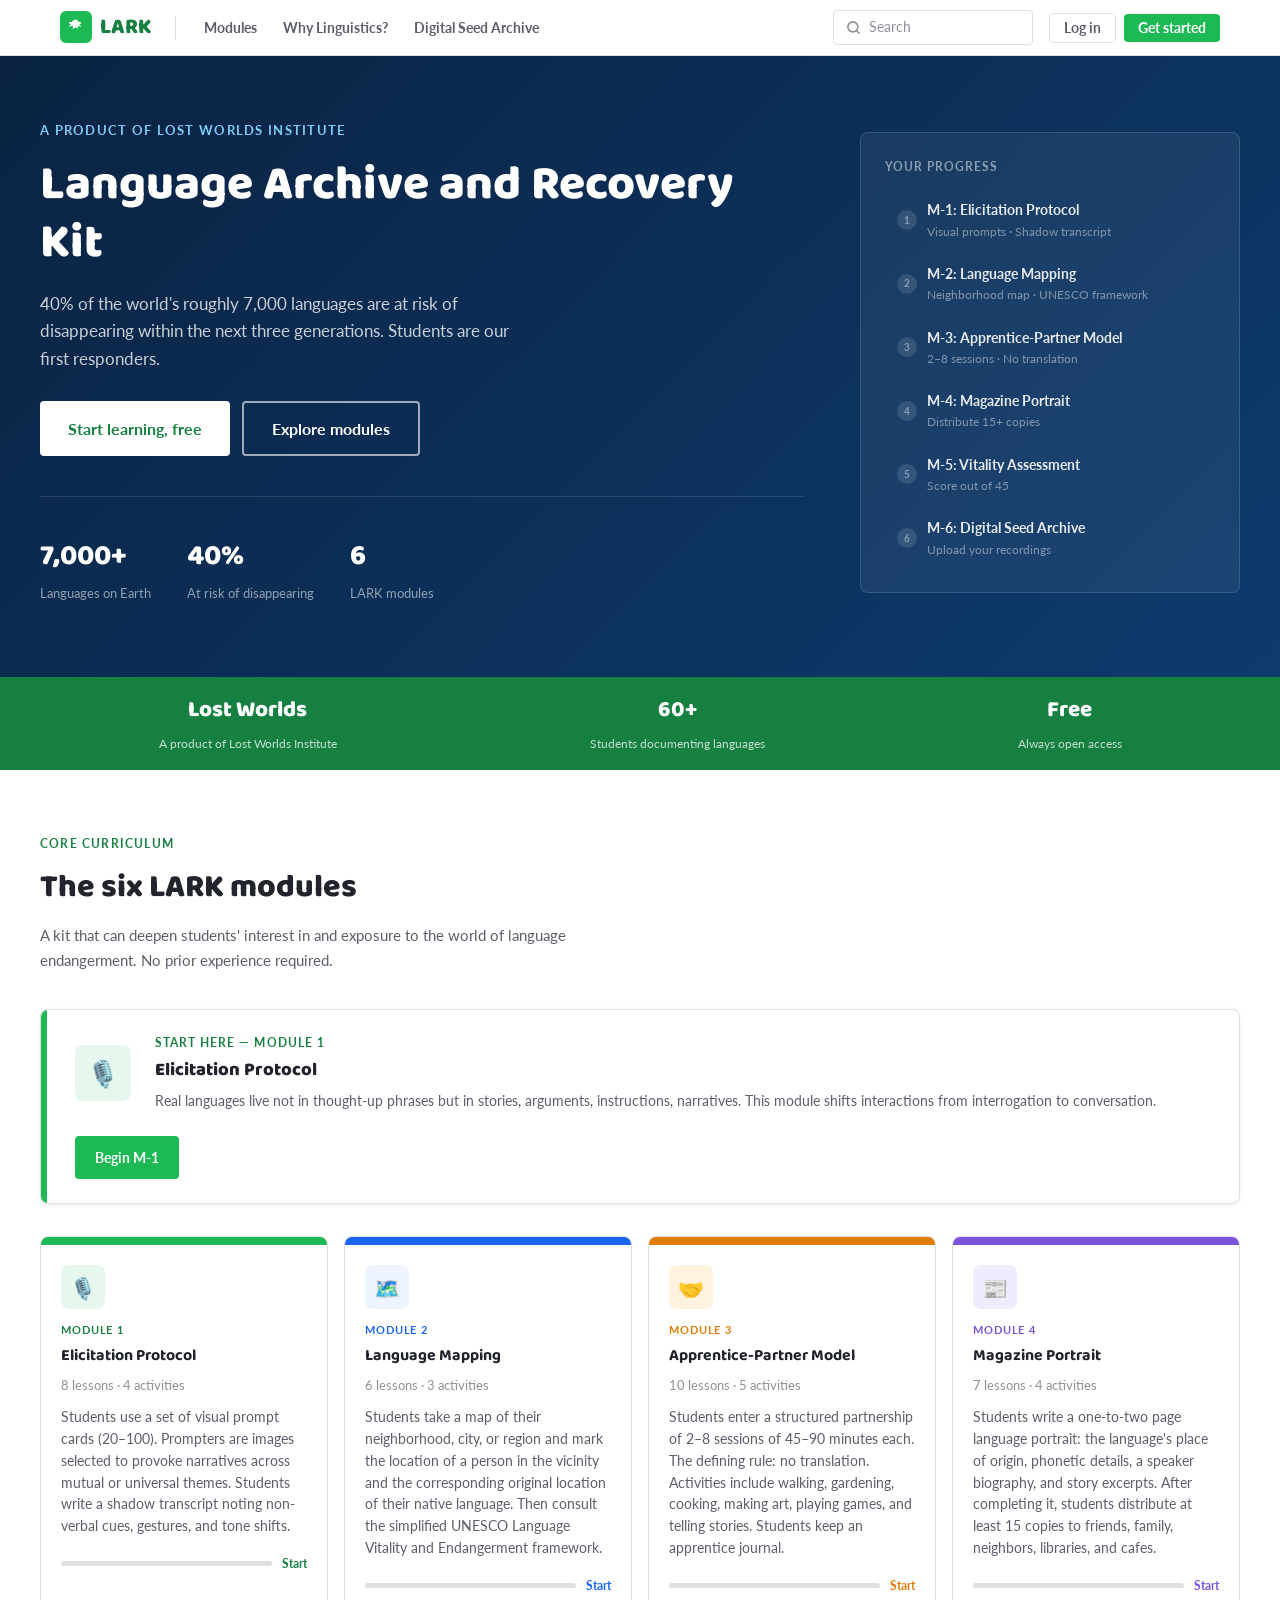
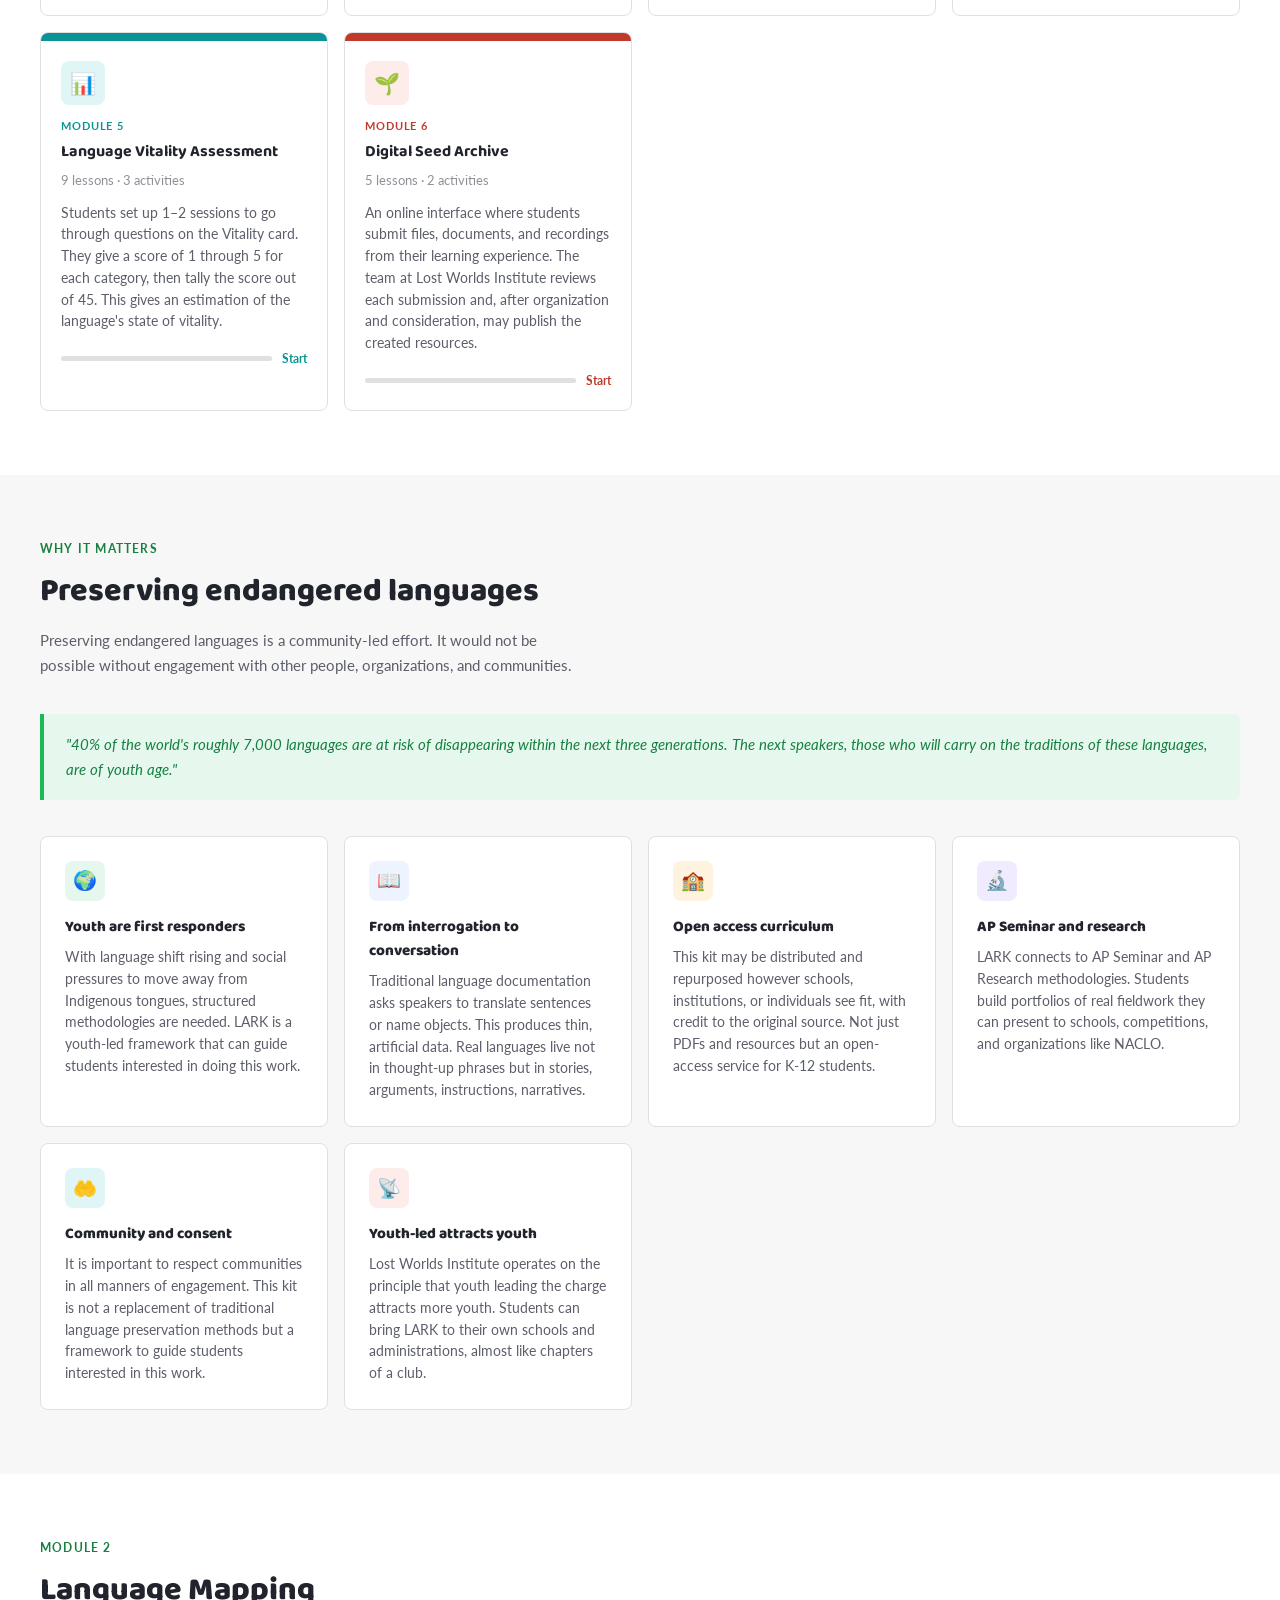
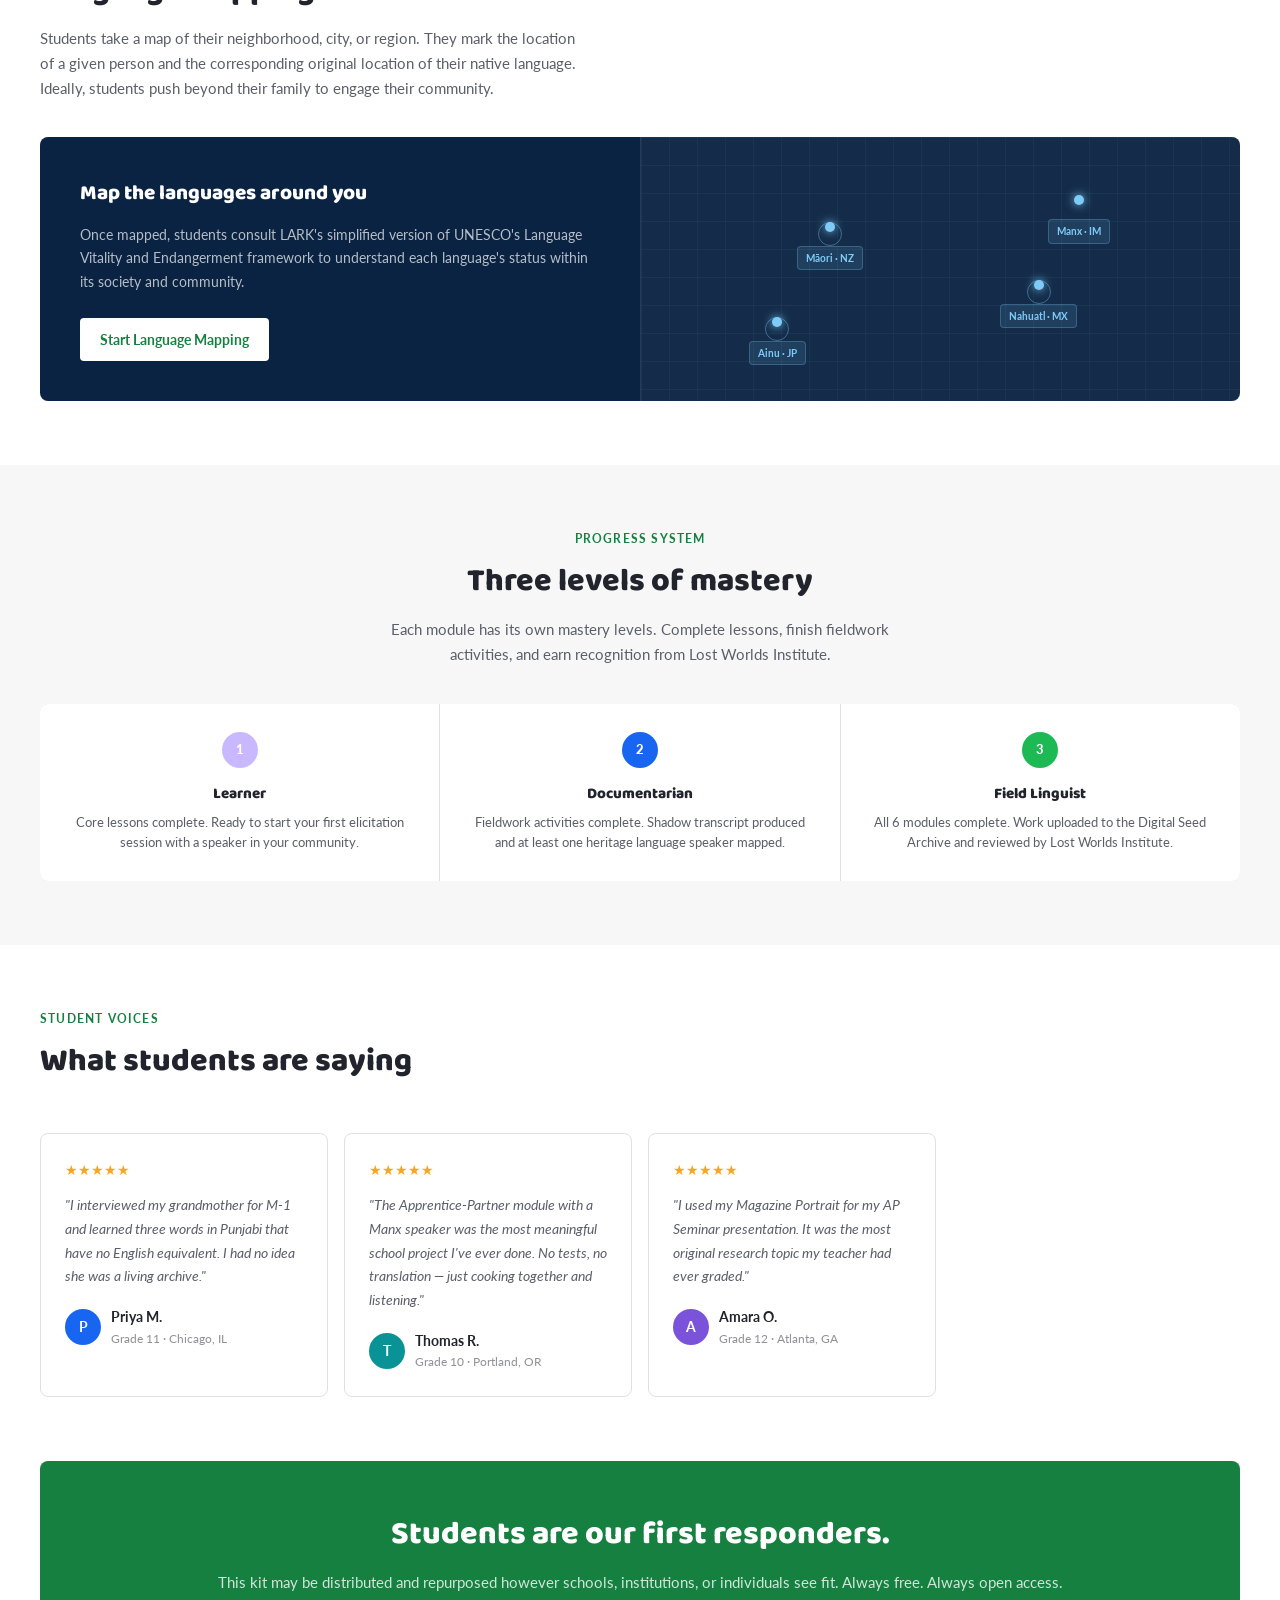
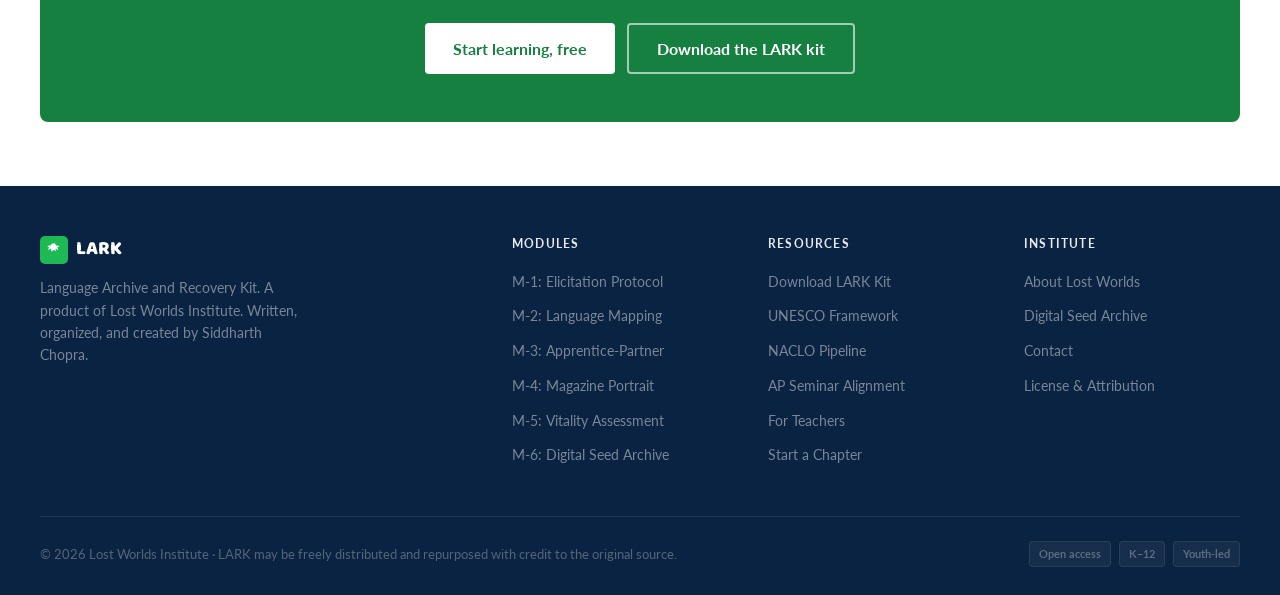
<file: index.html>
<!DOCTYPE html>
<html lang="en">
<head>
  <meta charset="UTF-8" />
  <meta name="viewport" content="width=device-width, initial-scale=1.0" />
  <title>LARK — Language Archive and Recovery Kit</title>
  <link rel="preconnect" href="https://fonts.googleapis.com" />
  <link rel="preconnect" href="https://fonts.gstatic.com" crossorigin />
  <link href="https://fonts.googleapis.com/css2?family=Baloo+2:wght@600;700;800&family=Lato:wght@400;700;900&display=swap" rel="stylesheet" />
  <link rel="stylesheet" href="css/styles.css" />
</head>
<body>

<!-- ══ NAV ══ -->
<nav aria-label="Main navigation">
  <div class="nav-inner">
    <a href="index.html" class="nav-logo">
      <div class="nav-logo-mark" aria-hidden="true">
        <svg viewBox="0 0 24 24"><path d="M12 2C9.5 2 7.5 3.5 6.5 5.5C5 5 3 5.5 2 7c1.5 0 2.5.5 3 1.5C3.5 9.5 3 11 3.5 12.5 4.5 11 6 10 7.5 10c.5 1.5.5 3 0 4.5C9 13.5 10.5 12.5 12 12.5s3 1 3.5 2C15 13 14.5 11.5 14 10c1.5 0 3 1 4 2.5.5-1.5 0-3-1.5-4C17.5 8 18.5 7 20 7c-1-1.5-3-2-4.5-1.5C14.5 3.5 13.5 2 12 2z"/></svg>
      </div>
      LARK
    </a>
    <div class="nav-sep" aria-hidden="true"></div>
    <div class="nav-links">
      <a href="#modules">Modules</a>
      <a href="#why">Why Linguistics?</a>
      <a href="#archive">Digital Seed Archive</a>
    </div>
    <div class="nav-spacer"></div>
    <div class="nav-search" role="search" aria-label="Search">
      <svg viewBox="0 0 24 24" fill="none" stroke-width="2.5" stroke-linecap="round" stroke-linejoin="round" aria-hidden="true"><circle cx="11" cy="11" r="8"/><path d="m21 21-4.35-4.35"/></svg>
      Search
    </div>
    <div class="nav-actions">
      <button class="btn btn-ghost btn-sm" id="login-btn">Log in</button>
      <button class="btn btn-green btn-sm" id="signup-btn">Get started</button>
    </div>
  </div>
</nav>

<!-- ══ HERO ══ -->
<section class="hero" aria-labelledby="hero-heading">
  <div class="hero-inner">
    <div>
      <div class="hero-eyebrow">A product of Lost Worlds Institute</div>
      <h1 id="hero-heading">Language Archive and Recovery Kit</h1>
      <p>40% of the world's roughly 7,000 languages are at risk of disappearing within the next three generations. Students are our first responders.</p>
      <div class="hero-ctas">
        <a href="module?id=m1" class="btn btn-white btn-lg">Start learning, free</a>
        <a href="#modules" class="btn btn-white-outline btn-lg">Explore modules</a>
      </div>
      <div class="hero-stats">
        <div><span class="hero-stat-num">7,000+</span><span class="hero-stat-label">Languages on Earth</span></div>
        <div><span class="hero-stat-num">40%</span><span class="hero-stat-label">At risk of disappearing</span></div>
        <div><span class="hero-stat-num">6</span><span class="hero-stat-label">LARK modules</span></div>
      </div>
    </div>

    <div class="hero-card" aria-label="Your module progress">
      <div class="hero-card-title">Your progress</div>
      <div class="journey-list">
        <a href="module?id=m1" class="journey-item">
          <div class="journey-dot locked" data-journey="m1">1</div>
          <div class="journey-text">
            <div class="journey-name">M-1: Elicitation Protocol</div>
            <div class="journey-sub">Visual prompts · Shadow transcript</div>
          </div>
        </a>
        <a href="module?id=m2" class="journey-item">
          <div class="journey-dot locked" data-journey="m2">2</div>
          <div class="journey-text">
            <div class="journey-name">M-2: Language Mapping</div>
            <div class="journey-sub">Neighborhood map · UNESCO framework</div>
          </div>
        </a>
        <a href="module?id=m3" class="journey-item">
          <div class="journey-dot locked" data-journey="m3">3</div>
          <div class="journey-text">
            <div class="journey-name">M-3: Apprentice-Partner Model</div>
            <div class="journey-sub">2–8 sessions · No translation</div>
          </div>
        </a>
        <a href="module?id=m4" class="journey-item">
          <div class="journey-dot locked" data-journey="m4">4</div>
          <div class="journey-text">
            <div class="journey-name">M-4: Magazine Portrait</div>
            <div class="journey-sub">Distribute 15+ copies</div>
          </div>
        </a>
        <a href="module?id=m5" class="journey-item">
          <div class="journey-dot locked" data-journey="m5">5</div>
          <div class="journey-text">
            <div class="journey-name">M-5: Vitality Assessment</div>
            <div class="journey-sub">Score out of 45</div>
          </div>
        </a>
        <a href="module?id=m6" class="journey-item">
          <div class="journey-dot locked" data-journey="m6">6</div>
          <div class="journey-text">
            <div class="journey-name">M-6: Digital Seed Archive</div>
            <div class="journey-sub">Upload your recordings</div>
          </div>
        </a>
      </div>
    </div>
  </div>
</section>

<!-- ══ STATS BAR ══ -->
<div class="stats-bar" aria-label="About LARK">
  <div class="stats-bar-inner">
    <div class="stats-bar-item">
      <span class="stats-bar-num">Lost Worlds</span>
      <span class="stats-bar-label">A product of Lost Worlds Institute</span>
    </div>
    <div class="stats-bar-item">
      <span class="stats-bar-num">60+</span>
      <span class="stats-bar-label">Students documenting languages</span>
    </div>
    <div class="stats-bar-item">
      <span class="stats-bar-num">Free</span>
      <span class="stats-bar-label">Always open access</span>
    </div>
  </div>
</div>

<!-- ══ MODULES ══ -->
<section class="section" id="modules" aria-labelledby="modules-heading">
  <div class="section-inner">
    <div class="section-hdr-row">
      <div>
        <div class="section-eyebrow">Core curriculum</div>
        <h2 class="section-title" id="modules-heading">The six LARK modules</h2>
        <p class="section-sub">A kit that can deepen students' interest in and exposure to the world of language endangerment. No prior experience required.</p>
      </div>
    </div>

    <div class="featured-unit">
      <div class="featured-unit-bar"></div>
      <div class="featured-unit-body">
        <div class="featured-unit-icon" aria-hidden="true">🎙️</div>
        <div class="featured-unit-text">
          <div class="featured-unit-eyebrow">Start here — Module 1</div>
          <div class="featured-unit-title">Elicitation Protocol</div>
          <div class="featured-unit-sub">Real languages live not in thought-up phrases but in stories, arguments, instructions, narratives. This module shifts interactions from interrogation to conversation.</div>
        </div>
        <a href="module?id=m1" class="btn btn-green btn-md">Begin M-1</a>
      </div>
    </div>

    <div class="course-grid" role="list">

      <a href="module?id=m1" class="course-card c-green" data-module="m1" role="listitem" aria-labelledby="m1-title">
        <div class="course-card-top"></div>
        <div class="course-card-body">
          <div class="course-card-icon" aria-hidden="true">🎙️</div>
          <div class="course-card-tag">Module 1</div>
          <h3 class="course-card-title" id="m1-title">Elicitation Protocol</h3>
          <div class="course-card-lessons">8 lessons · 4 activities</div>
          <p class="course-card-desc">Students use a set of visual prompt cards (20–100). Prompters are images selected to provoke narratives across mutual or universal themes. Students write a shadow transcript noting non-verbal cues, gestures, and tone shifts.</p>
          <div class="progress-row">
            <div class="progress-wrap" role="progressbar" aria-valuenow="0" aria-valuemin="0" aria-valuemax="100" aria-label="0% complete"><div class="progress-fill" style="width:0%"></div></div>
            <span class="progress-pct">Start</span>
          </div>
        </div>
      </a>

      <a href="module?id=m2" class="course-card c-blue" data-module="m2" role="listitem" aria-labelledby="m2-title">
        <div class="course-card-top"></div>
        <div class="course-card-body">
          <div class="course-card-icon" aria-hidden="true">🗺️</div>
          <div class="course-card-tag">Module 2</div>
          <h3 class="course-card-title" id="m2-title">Language Mapping</h3>
          <div class="course-card-lessons">6 lessons · 3 activities</div>
          <p class="course-card-desc">Students take a map of their neighborhood, city, or region and mark the location of a person in the vicinity and the corresponding original location of their native language. Then consult the simplified UNESCO Language Vitality and Endangerment framework.</p>
          <div class="progress-row">
            <div class="progress-wrap" role="progressbar" aria-valuenow="0" aria-valuemin="0" aria-valuemax="100" aria-label="0% complete"><div class="progress-fill" style="width:0%"></div></div>
            <span class="progress-pct">Start</span>
          </div>
        </div>
      </a>

      <a href="module?id=m3" class="course-card c-orange" data-module="m3" role="listitem" aria-labelledby="m3-title">
        <div class="course-card-top"></div>
        <div class="course-card-body">
          <div class="course-card-icon" aria-hidden="true">🤝</div>
          <div class="course-card-tag">Module 3</div>
          <h3 class="course-card-title" id="m3-title">Apprentice-Partner Model</h3>
          <div class="course-card-lessons">10 lessons · 5 activities</div>
          <p class="course-card-desc">Students enter a structured partnership of 2–8 sessions of 45–90 minutes each. The defining rule: no translation. Activities include walking, gardening, cooking, making art, playing games, and telling stories. Students keep an apprentice journal.</p>
          <div class="progress-row">
            <div class="progress-wrap" role="progressbar" aria-valuenow="0" aria-valuemin="0" aria-valuemax="100" aria-label="0% complete"><div class="progress-fill" style="width:0%"></div></div>
            <span class="progress-pct">Start</span>
          </div>
        </div>
      </a>

      <a href="module?id=m4" class="course-card c-purple" data-module="m4" role="listitem" aria-labelledby="m4-title">
        <div class="course-card-top"></div>
        <div class="course-card-body">
          <div class="course-card-icon" aria-hidden="true">📰</div>
          <div class="course-card-tag">Module 4</div>
          <h3 class="course-card-title" id="m4-title">Magazine Portrait</h3>
          <div class="course-card-lessons">7 lessons · 4 activities</div>
          <p class="course-card-desc">Students write a one-to-two page language portrait: the language's place of origin, phonetic details, a speaker biography, and story excerpts. After completing it, students distribute at least 15 copies to friends, family, neighbors, libraries, and cafes.</p>
          <div class="progress-row">
            <div class="progress-wrap" role="progressbar" aria-valuenow="0" aria-valuemin="0" aria-valuemax="100" aria-label="0% complete"><div class="progress-fill" style="width:0%"></div></div>
            <span class="progress-pct">Start</span>
          </div>
        </div>
      </a>

      <a href="module?id=m5" class="course-card c-teal" data-module="m5" role="listitem" aria-labelledby="m5-title">
        <div class="course-card-top"></div>
        <div class="course-card-body">
          <div class="course-card-icon" aria-hidden="true">📊</div>
          <div class="course-card-tag">Module 5</div>
          <h3 class="course-card-title" id="m5-title">Language Vitality Assessment</h3>
          <div class="course-card-lessons">9 lessons · 3 activities</div>
          <p class="course-card-desc">Students set up 1–2 sessions to go through questions on the Vitality card. They give a score of 1 through 5 for each category, then tally the score out of 45. This gives an estimation of the language's state of vitality.</p>
          <div class="progress-row">
            <div class="progress-wrap" role="progressbar" aria-valuenow="0" aria-valuemin="0" aria-valuemax="100" aria-label="0% complete"><div class="progress-fill" style="width:0%"></div></div>
            <span class="progress-pct">Start</span>
          </div>
        </div>
      </a>

      <a href="module?id=m6" class="course-card c-red" data-module="m6" role="listitem" aria-labelledby="m6-title">
        <div class="course-card-top"></div>
        <div class="course-card-body">
          <div class="course-card-icon" aria-hidden="true">🌱</div>
          <div class="course-card-tag">Module 6</div>
          <h3 class="course-card-title" id="m6-title">Digital Seed Archive</h3>
          <div class="course-card-lessons">5 lessons · 2 activities</div>
          <p class="course-card-desc">An online interface where students submit files, documents, and recordings from their learning experience. The team at Lost Worlds Institute reviews each submission and, after organization and consideration, may publish the created resources.</p>
          <div class="progress-row">
            <div class="progress-wrap" role="progressbar" aria-valuenow="0" aria-valuemin="0" aria-valuemax="100" aria-label="0% complete"><div class="progress-fill" style="width:0%"></div></div>
            <span class="progress-pct">Start</span>
          </div>
        </div>
      </a>

    </div>
  </div>
</section>

<!-- ══ WHY ══ -->
<section class="section section-alt" id="why" aria-labelledby="why-heading">
  <div class="section-inner">
    <div class="section-hdr">
      <div class="section-eyebrow">Why it matters</div>
      <h2 class="section-title" id="why-heading">Preserving endangered languages</h2>
      <p class="section-sub">Preserving endangered languages is a community-led effort. It would not be possible without engagement with other people, organizations, and communities.</p>
    </div>
    <blockquote class="callout">
      <p>"40% of the world's roughly 7,000 languages are at risk of disappearing within the next three generations. The next speakers, those who will carry on the traditions of these languages, are of youth age."</p>
    </blockquote>
    <div class="why-grid" role="list">
      <div class="why-card" role="listitem">
        <div class="why-card-icon" style="background:var(--green-light);" aria-hidden="true">🌍</div>
        <h4>Youth are first responders</h4>
        <p>With language shift rising and social pressures to move away from Indigenous tongues, structured methodologies are needed. LARK is a youth-led framework that can guide students interested in doing this work.</p>
      </div>
      <div class="why-card" role="listitem">
        <div class="why-card-icon" style="background:var(--blue-light);" aria-hidden="true">📖</div>
        <h4>From interrogation to conversation</h4>
        <p>Traditional language documentation asks speakers to translate sentences or name objects. This produces thin, artificial data. Real languages live not in thought-up phrases but in stories, arguments, instructions, narratives.</p>
      </div>
      <div class="why-card" role="listitem">
        <div class="why-card-icon" style="background:var(--orange-light);" aria-hidden="true">🏫</div>
        <h4>Open access curriculum</h4>
        <p>This kit may be distributed and repurposed however schools, institutions, or individuals see fit, with credit to the original source. Not just PDFs and resources but an open-access service for K-12 students.</p>
      </div>
      <div class="why-card" role="listitem">
        <div class="why-card-icon" style="background:var(--purple-light);" aria-hidden="true">🔬</div>
        <h4>AP Seminar and research</h4>
        <p>LARK connects to AP Seminar and AP Research methodologies. Students build portfolios of real fieldwork they can present to schools, competitions, and organizations like NACLO.</p>
      </div>
      <div class="why-card" role="listitem">
        <div class="why-card-icon" style="background:var(--teal-light);" aria-hidden="true">🤲</div>
        <h4>Community and consent</h4>
        <p>It is important to respect communities in all manners of engagement. This kit is not a replacement of traditional language preservation methods but a framework to guide students interested in this work.</p>
      </div>
      <div class="why-card" role="listitem">
        <div class="why-card-icon" style="background:var(--red-light);" aria-hidden="true">📡</div>
        <h4>Youth-led attracts youth</h4>
        <p>Lost Worlds Institute operates on the principle that youth leading the charge attracts more youth. Students can bring LARK to their own schools and administrations, almost like chapters of a club.</p>
      </div>
    </div>
  </div>
</section>

<!-- ══ LANGUAGE MAP ══ -->
<section class="section" id="archive" aria-labelledby="map-heading">
  <div class="section-inner">
    <div class="section-eyebrow">Module 2</div>
    <h2 class="section-title" id="map-heading">Language Mapping</h2>
    <p class="section-sub">Students take a map of their neighborhood, city, or region. They mark the location of a given person and the corresponding original location of their native language. Ideally, students push beyond their family to engage their community.</p>
    <div class="map-section" aria-label="Language map illustration">
      <div class="map-text">
        <h3>Map the languages around you</h3>
        <p>Once mapped, students consult LARK's simplified version of UNESCO's Language Vitality and Endangerment framework to understand each language's status within its society and community.</p>
        <a href="module?id=m2" class="btn btn-white btn-md">Start Language Mapping</a>
      </div>
      <div class="map-visual" aria-hidden="true">
        <div class="map-grid"></div>
        <div class="map-pin" style="top:32%;left:26%;"><div class="map-pin-ring"></div><div class="map-pin-dot"></div><div class="map-pin-label">Māori · NZ</div></div>
        <div class="map-pin" style="top:54%;left:60%;"><div class="map-pin-ring" style="animation-delay:.8s;"></div><div class="map-pin-dot"></div><div class="map-pin-label">Nahuatl · MX</div></div>
        <div class="map-pin" style="top:22%;left:68%;"><div class="map-pin-dot"></div><div class="map-pin-label">Manx · IM</div></div>
        <div class="map-pin" style="top:68%;left:18%;"><div class="map-pin-ring" style="animation-delay:1.4s;"></div><div class="map-pin-dot"></div><div class="map-pin-label">Ainu · JP</div></div>
      </div>
    </div>
  </div>
</section>

<!-- ══ MASTERY ══ -->
<section class="section section-alt" aria-labelledby="mastery-heading">
  <div class="section-inner">
    <div class="section-hdr" style="text-align:center;max-width:520px;margin:0 auto 0;">
      <div class="section-eyebrow">Progress system</div>
      <h2 class="section-title" id="mastery-heading">Three levels of mastery</h2>
      <p class="section-sub" style="margin:0 auto;">Each module has its own mastery levels. Complete lessons, finish fieldwork activities, and earn recognition from Lost Worlds Institute.</p>
    </div>
    <div class="mastery-row" role="list">
      <div class="mastery-step" role="listitem">
        <div class="mastery-dot" style="background:#C9B8FF;" aria-hidden="true">1</div>
        <h4>Learner</h4>
        <p>Core lessons complete. Ready to start your first elicitation session with a speaker in your community.</p>
      </div>
      <div class="mastery-step" role="listitem">
        <div class="mastery-dot" style="background:var(--blue);" aria-hidden="true">2</div>
        <h4>Documentarian</h4>
        <p>Fieldwork activities complete. Shadow transcript produced and at least one heritage language speaker mapped.</p>
      </div>
      <div class="mastery-step" role="listitem">
        <div class="mastery-dot" style="background:var(--green);" aria-hidden="true">3</div>
        <h4>Field Linguist</h4>
        <p>All 6 modules complete. Work uploaded to the Digital Seed Archive and reviewed by Lost Worlds Institute.</p>
      </div>
    </div>
  </div>
</section>

<!-- ══ TESTIMONIALS ══ -->
<section class="section" aria-labelledby="testi-heading">
  <div class="section-inner">
    <div class="section-hdr-row">
      <div>
        <div class="section-eyebrow">Student voices</div>
        <h2 class="section-title" id="testi-heading">What students are saying</h2>
      </div>
    </div>
    <div class="testi-grid" role="list">
      <div class="testi-card" role="listitem">
        <div class="testi-stars" aria-label="5 stars">★★★★★</div>
        <p class="testi-quote">"I interviewed my grandmother for M-1 and learned three words in Punjabi that have no English equivalent. I had no idea she was a living archive."</p>
        <div class="testi-author">
          <div class="testi-avatar" style="background:var(--blue);" aria-hidden="true">P</div>
          <div><div class="testi-name">Priya M.</div><div class="testi-grade">Grade 11 · Chicago, IL</div></div>
        </div>
      </div>
      <div class="testi-card" role="listitem">
        <div class="testi-stars" aria-label="5 stars">★★★★★</div>
        <p class="testi-quote">"The Apprentice-Partner module with a Manx speaker was the most meaningful school project I've ever done. No tests, no translation — just cooking together and listening."</p>
        <div class="testi-author">
          <div class="testi-avatar" style="background:var(--teal);" aria-hidden="true">T</div>
          <div><div class="testi-name">Thomas R.</div><div class="testi-grade">Grade 10 · Portland, OR</div></div>
        </div>
      </div>
      <div class="testi-card" role="listitem">
        <div class="testi-stars" aria-label="5 stars">★★★★★</div>
        <p class="testi-quote">"I used my Magazine Portrait for my AP Seminar presentation. It was the most original research topic my teacher had ever graded."</p>
        <div class="testi-author">
          <div class="testi-avatar" style="background:var(--purple);" aria-hidden="true">A</div>
          <div><div class="testi-name">Amara O.</div><div class="testi-grade">Grade 12 · Atlanta, GA</div></div>
        </div>
      </div>
    </div>
  </div>
</section>

<!-- ══ CTA ══ -->
<div class="cta-section">
  <div class="cta-inner">
    <h2>Students are our first responders.</h2>
    <p>This kit may be distributed and repurposed however schools, institutions, or individuals see fit. Always free. Always open access.</p>
    <div class="cta-btns">
      <a href="module?id=m1" class="btn btn-white btn-lg">Start learning, free</a>
      <button class="btn btn-white-outline btn-lg">Download the LARK kit</button>
    </div>
  </div>
</div>

<!-- ══ FOOTER ══ -->
<footer>
  <div class="footer-inner">
    <div class="footer-grid">
      <div class="footer-brand">
        <div class="footer-logo">
          <div class="footer-logo-mark" aria-hidden="true">
            <svg viewBox="0 0 24 24"><path d="M12 2C9.5 2 7.5 3.5 6.5 5.5C5 5 3 5.5 2 7c1.5 0 2.5.5 3 1.5C3.5 9.5 3 11 3.5 12.5 4.5 11 6 10 7.5 10c.5 1.5.5 3 0 4.5C9 13.5 10.5 12.5 12 12.5s3 1 3.5 2C15 13 14.5 11.5 14 10c1.5 0 3 1 4 2.5.5-1.5 0-3-1.5-4C17.5 8 18.5 7 20 7c-1-1.5-3-2-4.5-1.5C14.5 3.5 13.5 2 12 2z"/></svg>
          </div>
          LARK
        </div>
        <p>Language Archive and Recovery Kit. A product of Lost Worlds Institute. Written, organized, and created by Siddharth Chopra.</p>
      </div>
      <div class="footer-col">
        <h5>Modules</h5>
        <ul>
          <li><a href="module?id=m1">M-1: Elicitation Protocol</a></li>
          <li><a href="module?id=m2">M-2: Language Mapping</a></li>
          <li><a href="module?id=m3">M-3: Apprentice-Partner</a></li>
          <li><a href="module?id=m4">M-4: Magazine Portrait</a></li>
          <li><a href="module?id=m5">M-5: Vitality Assessment</a></li>
          <li><a href="module?id=m6">M-6: Digital Seed Archive</a></li>
        </ul>
      </div>
      <div class="footer-col">
        <h5>Resources</h5>
        <ul>
          <li><a href="#">Download LARK Kit</a></li>
          <li><a href="#">UNESCO Framework</a></li>
          <li><a href="#">NACLO Pipeline</a></li>
          <li><a href="#">AP Seminar Alignment</a></li>
          <li><a href="#">For Teachers</a></li>
          <li><a href="#">Start a Chapter</a></li>
        </ul>
      </div>
      <div class="footer-col">
        <h5>Institute</h5>
        <ul>
          <li><a href="#">About Lost Worlds</a></li>
          <li><a href="module?id=m6">Digital Seed Archive</a></li>
          <li><a href="#">Contact</a></li>
          <li><a href="#">License &amp; Attribution</a></li>
        </ul>
      </div>
    </div>
    <div class="footer-bottom">
      <p>© 2026 Lost Worlds Institute · LARK may be freely distributed and repurposed with credit to the original source.</p>
      <div class="footer-tags">
        <span class="footer-tag">Open access</span>
        <span class="footer-tag">K–12</span>
        <span class="footer-tag">Youth-led</span>
      </div>
    </div>
  </div>
</footer>

<script src="js/auth.js"></script>
<script src="js/main.js"></script>
</body>
</html>
</file>
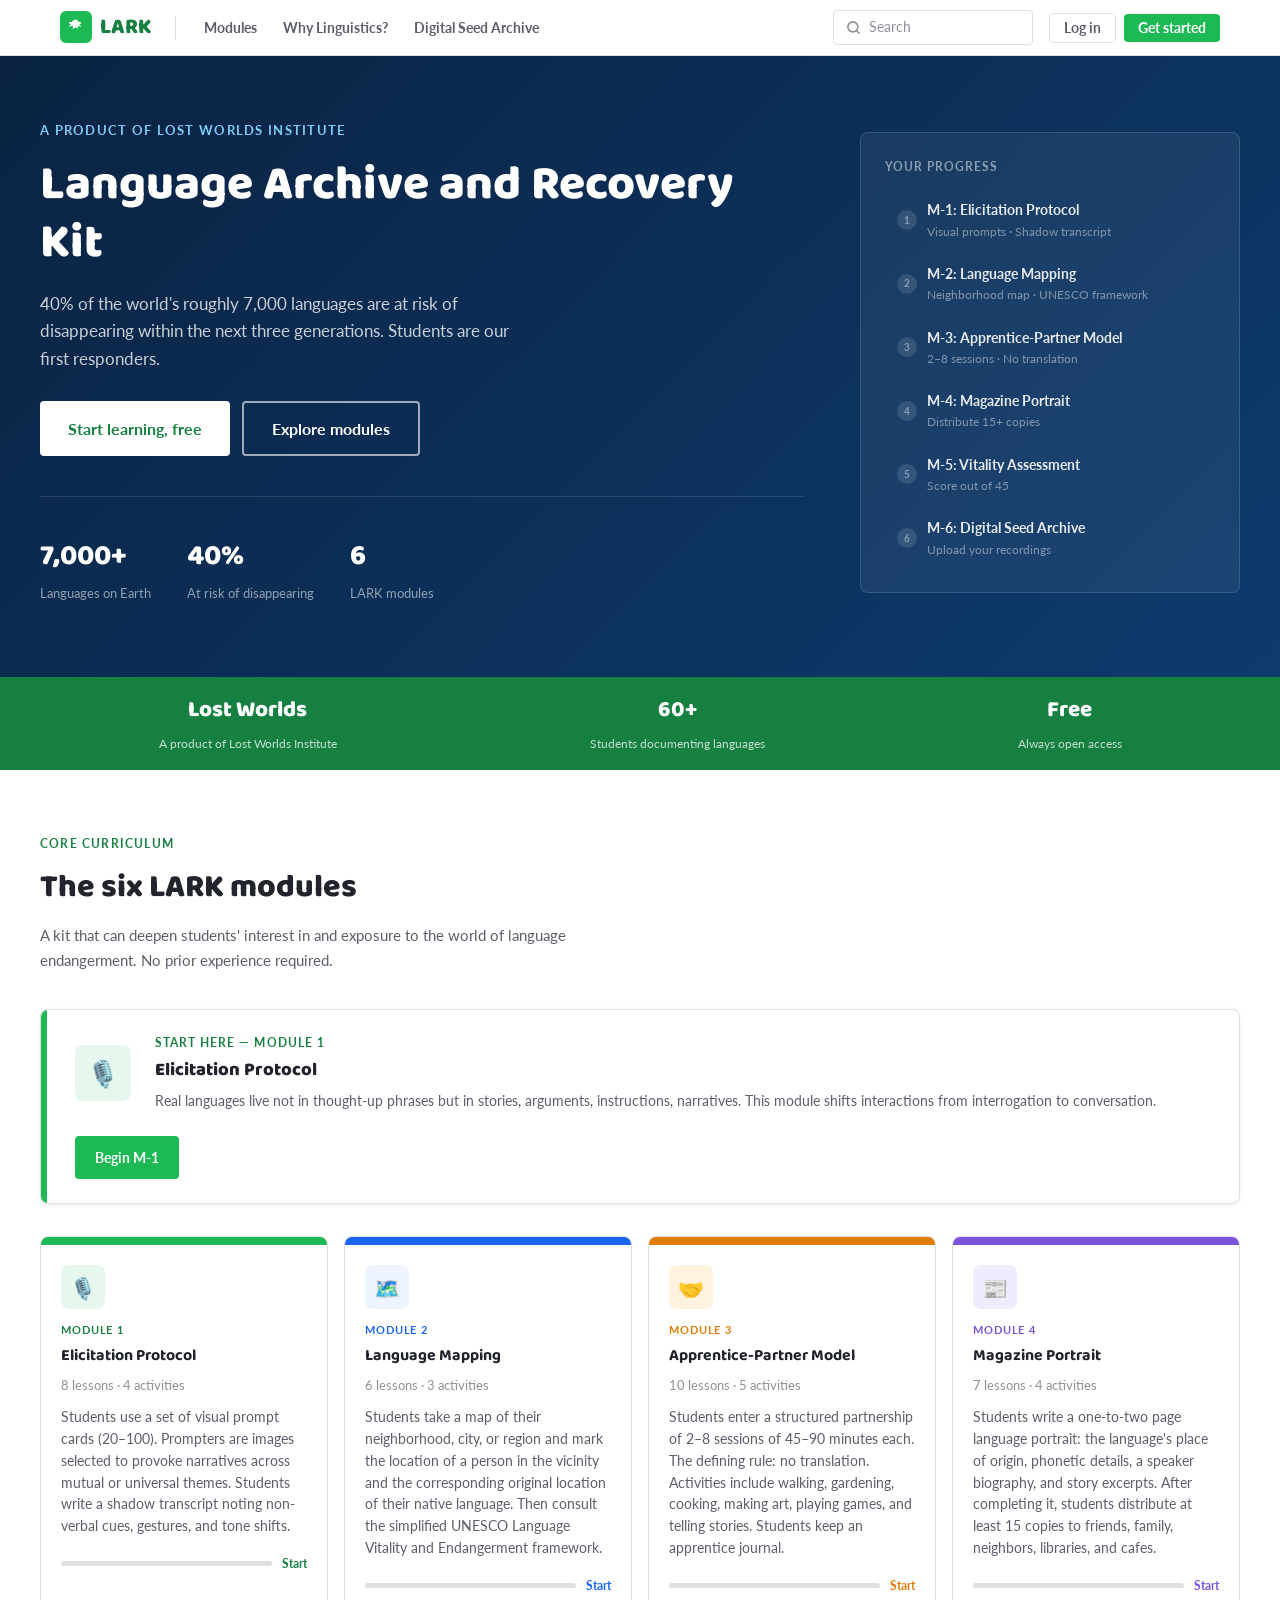
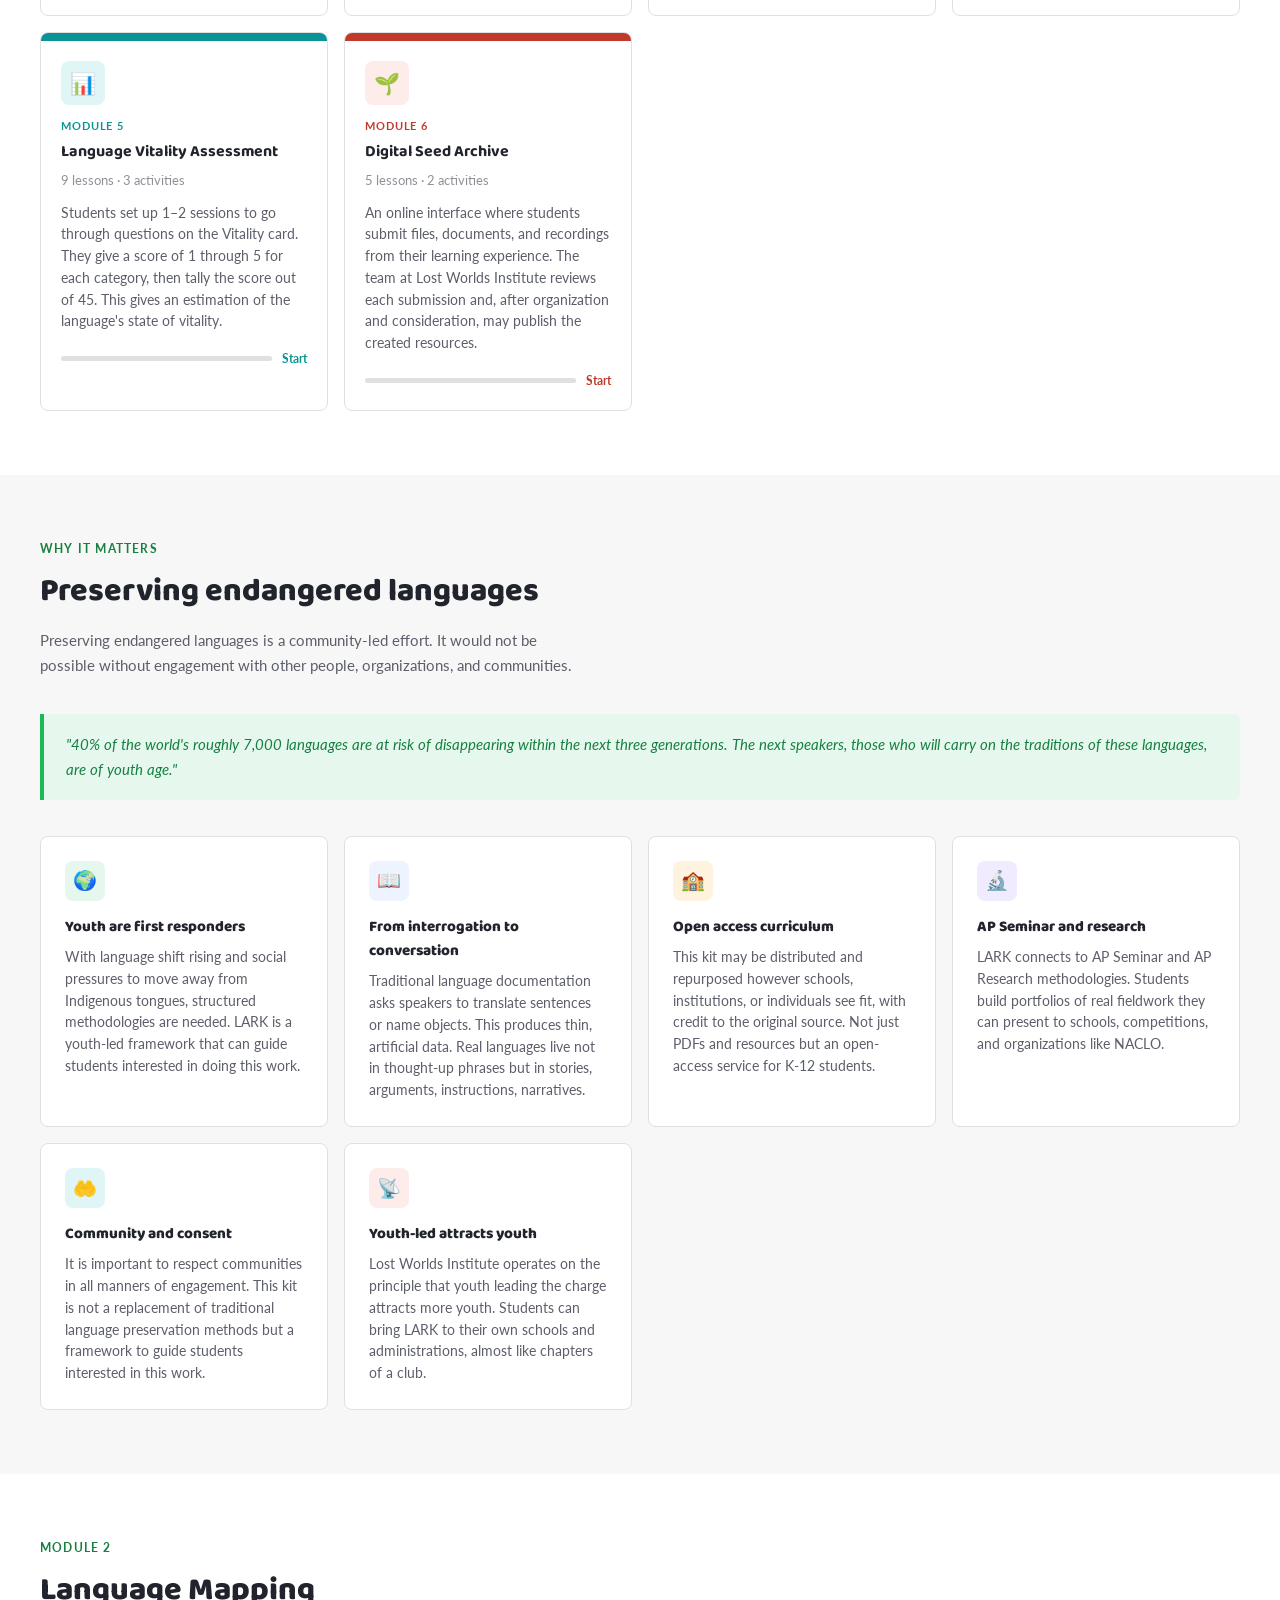
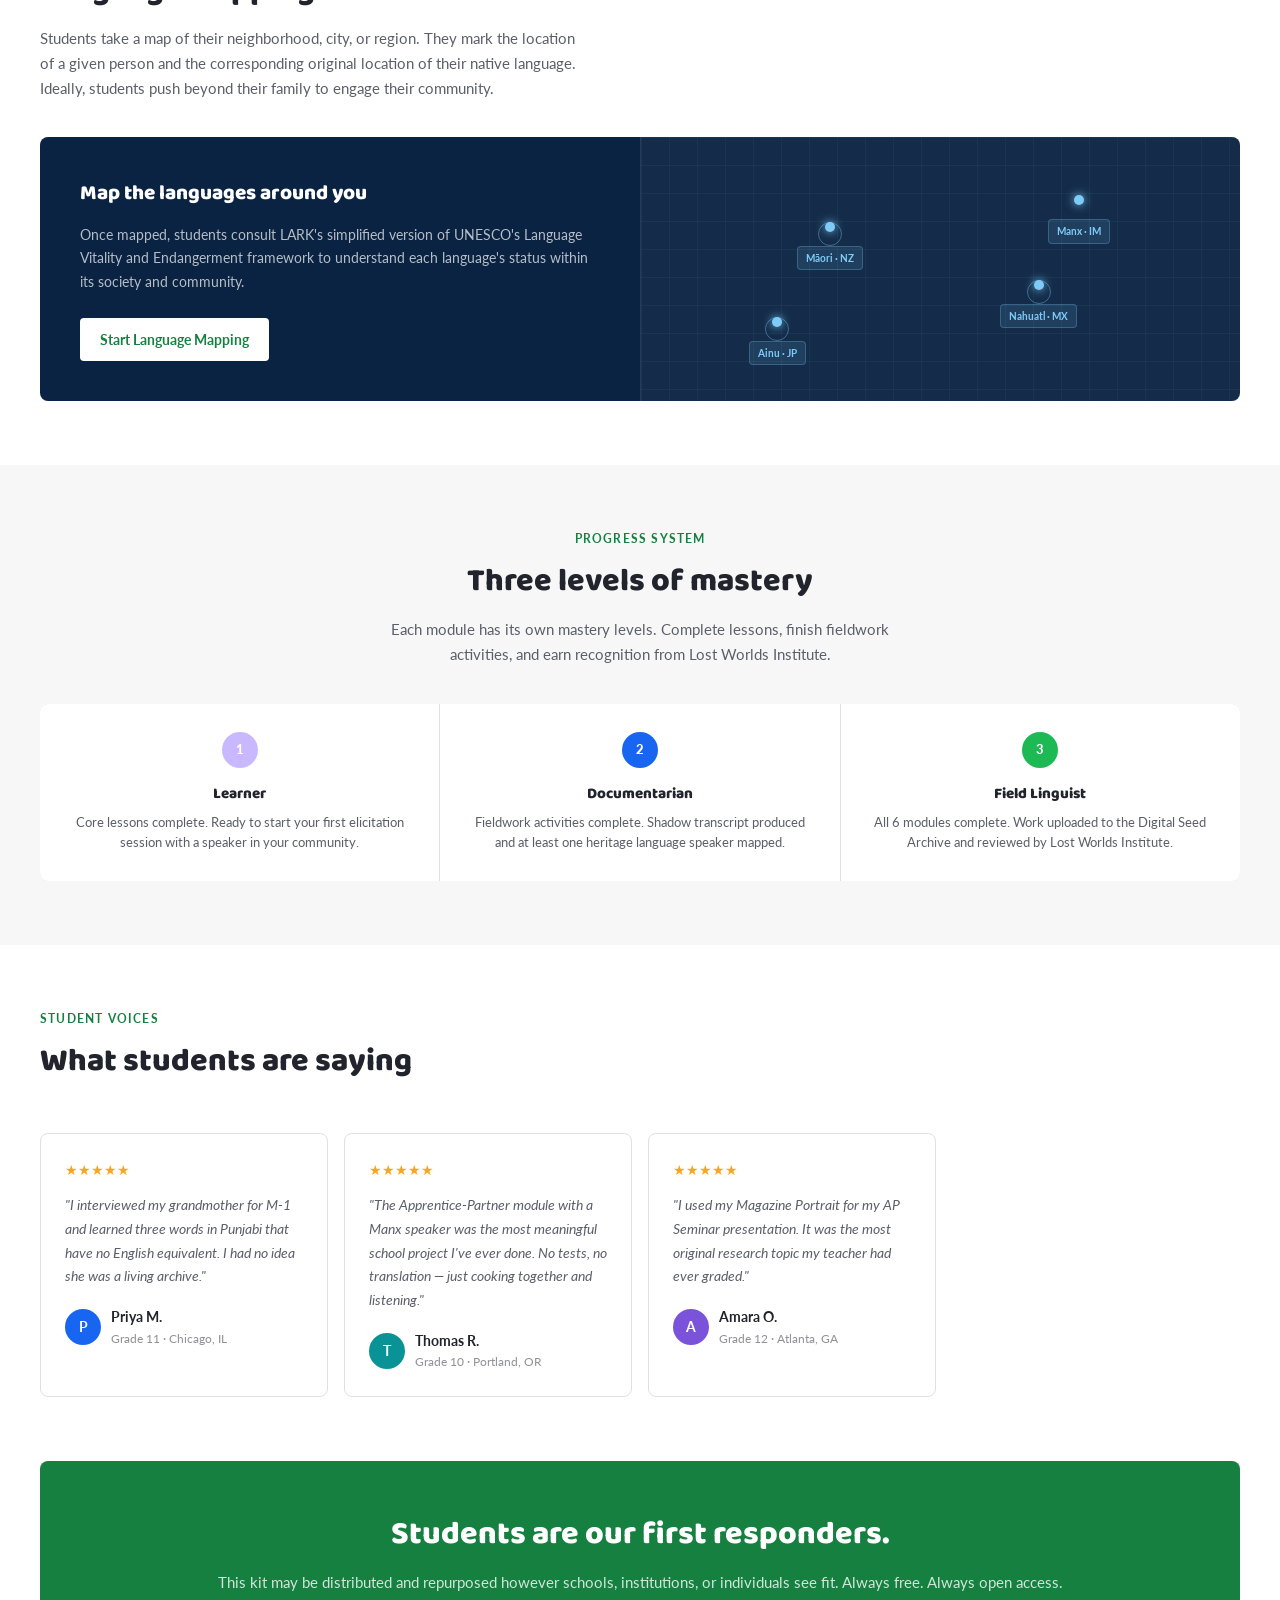
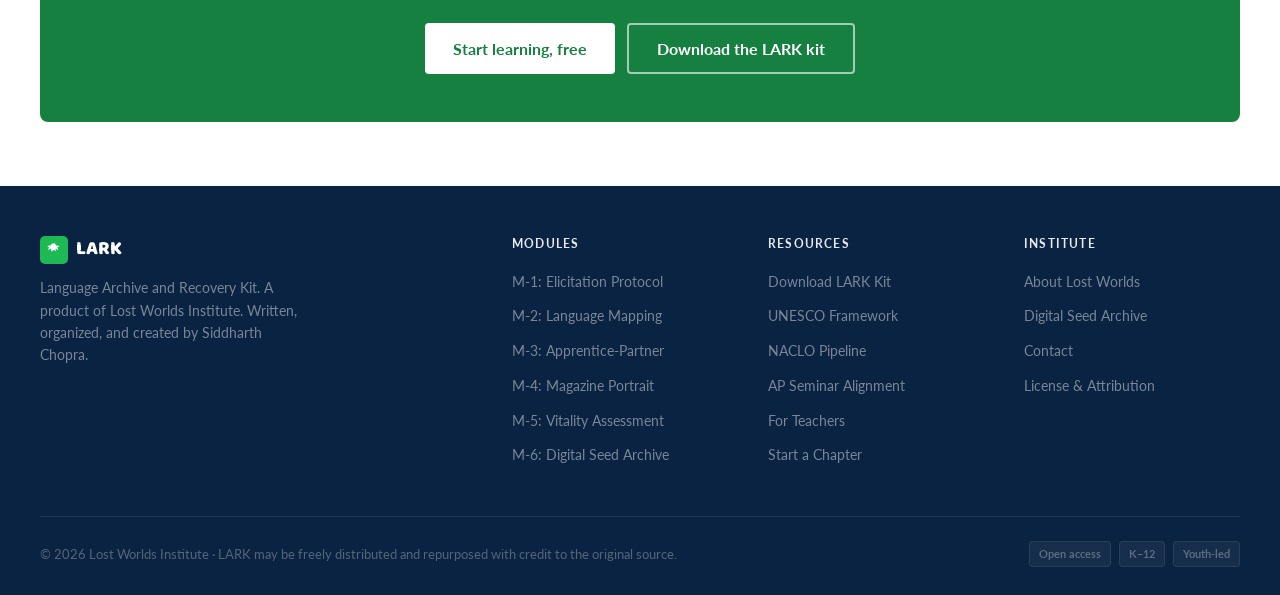
<file: module.html>
<!DOCTYPE html>
<html lang="en">
<head>
  <meta charset="UTF-8" />
  <meta name="viewport" content="width=device-width, initial-scale=1.0" />
  <title>Module — LARK</title>
  <link rel="preconnect" href="https://fonts.googleapis.com" />
  <link rel="preconnect" href="https://fonts.gstatic.com" crossorigin />
  <link href="https://fonts.googleapis.com/css2?family=Baloo+2:wght@600;700;800&family=Lato:wght@400;700;900&display=swap" rel="stylesheet" />
  <link rel="stylesheet" href="css/styles.css" />
</head>
<body>

<!-- ══ NAV ══ -->
<nav aria-label="Main navigation">
  <div class="nav-inner">
    <a href="index.html" class="nav-logo">
      <div class="nav-logo-mark" aria-hidden="true">
        <svg viewBox="0 0 24 24"><path d="M12 2C9.5 2 7.5 3.5 6.5 5.5C5 5 3 5.5 2 7c1.5 0 2.5.5 3 1.5C3.5 9.5 3 11 3.5 12.5 4.5 11 6 10 7.5 10c.5 1.5.5 3 0 4.5C9 13.5 10.5 12.5 12 12.5s3 1 3.5 2C15 13 14.5 11.5 14 10c1.5 0 3 1 4 2.5.5-1.5 0-3-1.5-4C17.5 8 18.5 7 20 7c-1-1.5-3-2-4.5-1.5C14.5 3.5 13.5 2 12 2z"/></svg>
      </div>
      LARK
    </a>
    <div class="nav-sep" aria-hidden="true"></div>
    <div class="nav-links">
      <a href="index.html#modules">Modules</a>
      <a href="index.html#why">Why Linguistics?</a>
      <a href="index.html#archive">Digital Seed Archive</a>
    </div>
    <div class="nav-spacer"></div>
    <div class="nav-search" role="search" aria-label="Search">
      <svg viewBox="0 0 24 24" fill="none" stroke-width="2.5" stroke-linecap="round" stroke-linejoin="round" aria-hidden="true"><circle cx="11" cy="11" r="8"/><path d="m21 21-4.35-4.35"/></svg>
      Search
    </div>
    <div class="nav-actions" id="nav-actions-placeholder">
      <button class="btn btn-ghost btn-sm" id="login-btn">Log in</button>
      <button class="btn btn-green btn-sm" id="signup-btn">Get started</button>
    </div>
  </div>
</nav>

<!-- ══ MODULE PAGE LAYOUT ══ -->
<div class="module-page">

  <!-- Sidebar -->
  <aside class="module-sidebar" aria-label="Module navigation">
    <div class="sidebar-heading">All modules</div>
    <nav id="module-sidebar" aria-label="Module list"></nav>
    <div id="module-progress"></div>
  </aside>

  <!-- Main -->
  <main class="module-main">
    <div id="module-header" class="module-header"></div>
    <div class="module-content" id="module-content"></div>
  </main>

</div>

<script src="js/modules.js"></script>
<script src="js/auth.js"></script>
<script src="js/main.js"></script>
</body>
</html>
</file>
<file: css/styles.css>
/* ── RESET & TOKENS ─────────────────────────────────────── */
*, *::before, *::after { box-sizing: border-box; margin: 0; padding: 0; }

:root {
  --green:        #1DB954;
  --green-dark:   #168040;
  --green-light:  #E6F8EE;
  --blue:         #1865F2;
  --blue-light:   #EEF4FF;
  --teal:         #0A9396;
  --teal-light:   #E0F5F5;
  --orange:       #E07C05;
  --orange-light: #FFF3E0;
  --purple:       #7B53DB;
  --purple-light: #F0EBFF;
  --red:          #C0392B;
  --red-light:    #FDECEA;
  --text:         #21242C;
  --text-muted:   #5C5F6A;
  --text-light:   #909098;
  --border:       #E0E0E0;
  --bg:           #F7F7F7;
  --surface:      #FFFFFF;
  --radius:       8px;
  --shadow-sm:    0 1px 4px rgba(0,0,0,.08);
  --shadow-md:    0 2px 12px rgba(0,0,0,.10);
}

html { scroll-behavior: smooth; }
body {
  font-family: 'Lato', sans-serif;
  font-size: 16px; line-height: 1.6;
  color: var(--text); background: var(--surface);
}
a { text-decoration: none; color: inherit; }

/* ── NAV ────────────────────────────────────────────────── */
nav {
  position: sticky; top: 0; z-index: 100;
  background: var(--surface); border-bottom: 1px solid var(--border); height: 56px;
}
.nav-inner {
  max-width: 1200px; margin: 0 auto;
  display: flex; align-items: center; padding: 0 20px; height: 100%;
}
.nav-logo {
  display: flex; align-items: center; gap: 8px;
  font-family: 'Baloo 2', sans-serif; font-size: 1.35rem; font-weight: 800;
  color: var(--green-dark); margin-right: 8px;
}
.nav-logo-mark {
  width: 32px; height: 32px; border-radius: 6px; background: var(--green);
  display: flex; align-items: center; justify-content: center;
}
.nav-logo-mark svg { width: 18px; height: 18px; fill: #fff; }
.nav-sep { width: 1px; height: 24px; background: var(--border); margin: 0 16px; }
.nav-links { display: flex; align-items: center; gap: 2px; }
.nav-links a {
  padding: 6px 12px; border-radius: 4px;
  font-size: .9rem; font-weight: 700; color: var(--text-muted);
  transition: background .15s, color .15s;
}
.nav-links a:hover { background: var(--bg); color: var(--text); }
.nav-spacer { flex: 1; }
.nav-search {
  display: flex; align-items: center; gap: 8px;
  border: 1.5px solid var(--border); border-radius: 4px;
  padding: 5px 12px; font-size: .875rem; color: var(--text-light);
  cursor: text; min-width: 200px;
}
.nav-search svg { width: 15px; height: 15px; stroke: var(--text-light); flex-shrink: 0; }
.nav-actions { display: flex; align-items: center; gap: 8px; margin-left: 16px; }
.nav-user { display: flex; align-items: center; gap: 8px; }
.nav-avatar {
  width: 30px; height: 30px; border-radius: 50%; background: var(--blue);
  display: flex; align-items: center; justify-content: center;
  font-size: .8rem; font-weight: 700; color: #fff;
}
.nav-user-name { font-size: .875rem; font-weight: 700; color: var(--text); }

/* ── BUTTONS ─────────────────────────────────────────────── */
.btn {
  display: inline-flex; align-items: center; justify-content: center; gap: 6px;
  font-family: 'Lato', sans-serif; font-weight: 700; border-radius: 4px;
  cursor: pointer; border: none; transition: filter .15s, transform .1s;
}
.btn:hover { filter: brightness(.93); }
.btn:active { transform: scale(.98); }
.btn:focus-visible { outline: 3px solid var(--blue); outline-offset: 2px; }
.btn-sm  { padding: 6px 14px; font-size: .85rem; }
.btn-md  { padding: 10px 20px; font-size: .9rem; }
.btn-lg  { padding: 13px 28px; font-size: 1rem; }
.btn-green         { background: var(--green);  color: #fff; }
.btn-outline-green { background: transparent; color: var(--green-dark); border: 2px solid var(--green); }
.btn-ghost         { background: transparent; color: var(--text-muted); border: 1.5px solid var(--border); }
.btn-white         { background: #fff; color: var(--green-dark); }
.btn-white-outline { background: transparent; color: #fff; border: 2px solid rgba(255,255,255,.6); }
.btn-completed     { background: var(--green-light)!important; color: var(--green-dark)!important; cursor: default; }

/* ── HERO ────────────────────────────────────────────────── */
.hero {
  background: linear-gradient(135deg, #0A2342 0%, #0D3B6E 100%);
  padding: 64px 20px 72px;
}
.hero-inner {
  max-width: 1200px; margin: 0 auto;
  display: grid; grid-template-columns: 1fr 380px; gap: 56px; align-items: center;
}
.hero-eyebrow {
  font-size: .8rem; font-weight: 700; letter-spacing: .1em;
  text-transform: uppercase; color: #7ECBF7; margin-bottom: 16px;
}
.hero h1 {
  font-family: 'Baloo 2', sans-serif;
  font-size: clamp(2rem, 4vw, 3rem); font-weight: 800;
  color: #fff; line-height: 1.2; margin-bottom: 18px;
}
.hero p {
  font-size: 1.05rem; color: rgba(255,255,255,.78);
  max-width: 500px; margin-bottom: 28px; line-height: 1.65;
}
.hero-ctas { display: flex; gap: 12px; flex-wrap: wrap; }
.hero-stats {
  display: flex; gap: 36px; margin-top: 40px;
  padding-top: 36px; border-top: 1px solid rgba(255,255,255,.12);
}
.hero-stat-num {
  font-family: 'Baloo 2', sans-serif;
  font-size: 1.8rem; font-weight: 800; color: #fff; display: block;
}
.hero-stat-label { font-size: .8rem; color: rgba(255,255,255,.55); }

/* hero card */
.hero-card {
  background: rgba(255,255,255,.06); border: 1px solid rgba(255,255,255,.14);
  border-radius: 8px; padding: 24px;
}
.hero-card-title {
  font-size: .75rem; font-weight: 700; letter-spacing: .08em;
  text-transform: uppercase; color: rgba(255,255,255,.5); margin-bottom: 14px;
}
.journey-list { display: flex; flex-direction: column; gap: 4px; }
.journey-item {
  display: flex; align-items: center; gap: 10px;
  padding: 9px 12px; border-radius: 6px; transition: background .15s; cursor: pointer;
}
.journey-item:hover { background: rgba(255,255,255,.07); }
.journey-dot {
  width: 20px; height: 20px; border-radius: 50%; flex-shrink: 0;
  display: flex; align-items: center; justify-content: center;
  font-size: .65rem; font-weight: 900;
}
.journey-dot.done   { background: var(--green); }
.journey-dot.done svg { width: 9px; height: 9px; stroke: #fff; stroke-width: 3; }
.journey-dot.active { background: var(--blue); color: #fff; font-size: .55rem; }
.journey-dot.locked { background: rgba(255,255,255,.12); color: rgba(255,255,255,.4); }
.journey-name { font-size: .875rem; font-weight: 700; color: rgba(255,255,255,.9); }
.journey-sub  { font-size: .75rem; color: rgba(255,255,255,.45); }

/* ── STATS BAR ───────────────────────────────────────────── */
.stats-bar { background: var(--green-dark); padding: 16px 20px; }
.stats-bar-inner {
  max-width: 1200px; margin: 0 auto;
  display: flex; align-items: center; justify-content: space-around;
  gap: 16px; flex-wrap: wrap;
}
.stats-bar-item { text-align: center; color: #fff; }
.stats-bar-num {
  font-family: 'Baloo 2', sans-serif; font-size: 1.4rem; font-weight: 800; display: block;
}
.stats-bar-label { font-size: .78rem; opacity: .75; }

/* ── SECTIONS ────────────────────────────────────────────── */
.section { padding: 64px 20px; }
.section-alt { background: var(--bg); }
.section-inner { max-width: 1200px; margin: 0 auto; }
.section-eyebrow {
  font-size: .75rem; font-weight: 700; letter-spacing: .1em;
  text-transform: uppercase; color: var(--green-dark); margin-bottom: 8px;
}
.section-title {
  font-family: 'Baloo 2', sans-serif;
  font-size: clamp(1.5rem, 2.5vw, 2rem); font-weight: 800;
  color: var(--text); margin-bottom: 10px;
}
.section-sub { font-size: .95rem; color: var(--text-muted); max-width: 540px; line-height: 1.65; }
.section-hdr { margin-bottom: 36px; }
.section-hdr-row {
  display: flex; align-items: flex-end; justify-content: space-between;
  flex-wrap: wrap; gap: 16px; margin-bottom: 36px;
}

/* ── COURSE CARDS ────────────────────────────────────────── */
.course-grid {
  display: grid; grid-template-columns: repeat(auto-fill, minmax(268px, 1fr)); gap: 16px;
}
.course-card {
  background: var(--surface); border: 1px solid var(--border);
  border-radius: var(--radius); overflow: hidden; cursor: pointer;
  transition: box-shadow .2s, transform .2s; display: block; color: inherit;
}
.course-card:hover { box-shadow: var(--shadow-md); transform: translateY(-2px); }
.course-card:focus { outline: 3px solid var(--blue); outline-offset: 2px; }
.course-card-top  { height: 8px; background: var(--card-color); }
.course-card-body { padding: 20px; }
.course-card-icon {
  width: 44px; height: 44px; border-radius: 8px; background: var(--card-bg);
  display: flex; align-items: center; justify-content: center;
  font-size: 1.3rem; margin-bottom: 12px;
}
.course-card-tag {
  font-size: .7rem; font-weight: 700; letter-spacing: .08em;
  text-transform: uppercase; margin-bottom: 4px; color: var(--card-text);
}
.course-card-title {
  font-family: 'Baloo 2', sans-serif;
  font-size: 1rem; font-weight: 700; color: var(--text); margin-bottom: 6px;
}
.course-card-lessons { font-size: .8rem; color: var(--text-light); margin-bottom: 12px; }
.course-card-desc {
  font-size: .85rem; color: var(--text-muted); line-height: 1.6; margin-bottom: 16px;
}
.progress-row { display: flex; align-items: center; gap: 10px; }
.progress-wrap { flex: 1; height: 5px; background: var(--border); border-radius: 99px; overflow: hidden; }
.progress-fill { height: 100%; border-radius: 99px; background: var(--card-color); transition: width .4s; }
.progress-pct { font-size: .75rem; font-weight: 700; color: var(--card-text); white-space: nowrap; }

.c-green  { --card-color: var(--green);   --card-bg: var(--green-light);  --card-text: var(--green-dark); }
.c-blue   { --card-color: var(--blue);    --card-bg: var(--blue-light);   --card-text: var(--blue); }
.c-orange { --card-color: var(--orange);  --card-bg: var(--orange-light); --card-text: var(--orange); }
.c-purple { --card-color: var(--purple);  --card-bg: var(--purple-light); --card-text: var(--purple); }
.c-teal   { --card-color: var(--teal);    --card-bg: var(--teal-light);   --card-text: var(--teal); }
.c-red    { --card-color: var(--red);     --card-bg: var(--red-light);    --card-text: var(--red); }

/* ── FEATURED UNIT ───────────────────────────────────────── */
.featured-unit {
  background: var(--surface); border: 1px solid var(--border);
  border-radius: var(--radius); display: grid; grid-template-columns: 6px 1fr;
  overflow: hidden; margin-bottom: 32px; box-shadow: var(--shadow-sm);
}
.featured-unit-bar { background: var(--green); }
.featured-unit-body {
  padding: 24px 28px; display: flex; align-items: center; gap: 24px; flex-wrap: wrap;
}
.featured-unit-icon {
  width: 56px; height: 56px; border-radius: 8px; background: var(--green-light);
  display: flex; align-items: center; justify-content: center;
  font-size: 1.6rem; flex-shrink: 0;
}
.featured-unit-eyebrow {
  font-size: .72rem; font-weight: 700; letter-spacing: .09em;
  text-transform: uppercase; color: var(--green-dark); margin-bottom: 4px;
}
.featured-unit-title {
  font-family: 'Baloo 2', sans-serif; font-size: 1.15rem; font-weight: 800;
  color: var(--text); margin-bottom: 4px;
}
.featured-unit-sub { font-size: .875rem; color: var(--text-muted); flex: 1; min-width: 200px; }

/* ── WHY CARDS ───────────────────────────────────────────── */
.why-grid { display: grid; grid-template-columns: repeat(auto-fill, minmax(250px, 1fr)); gap: 16px; }
.why-card {
  background: var(--surface); border: 1px solid var(--border);
  border-radius: var(--radius); padding: 24px;
}
.why-card-icon {
  width: 40px; height: 40px; border-radius: 8px;
  display: flex; align-items: center; justify-content: center;
  font-size: 1.2rem; margin-bottom: 14px;
}
.why-card h4 { font-family: 'Baloo 2', sans-serif; font-size: .95rem; font-weight: 800; margin-bottom: 8px; }
.why-card p  { font-size: .85rem; color: var(--text-muted); line-height: 1.6; }

/* ── CALLOUT ─────────────────────────────────────────────── */
.callout {
  background: var(--green-light); border-left: 4px solid var(--green);
  border-radius: 0 6px 6px 0; padding: 18px 22px; margin: 36px 0;
}
.callout p { font-size: .95rem; color: var(--green-dark); font-style: italic; line-height: 1.65; }

/* ── MASTERY ─────────────────────────────────────────────── */
.mastery-row {
  display: flex; align-items: stretch; gap: 1px;
  background: var(--border); border-radius: var(--radius); overflow: hidden; margin-top: 36px;
}
.mastery-step { flex: 1; background: var(--surface); padding: 28px 24px; text-align: center; }
.mastery-dot {
  width: 36px; height: 36px; border-radius: 50%; margin: 0 auto 14px;
  display: flex; align-items: center; justify-content: center;
  font-size: .8rem; font-weight: 900; color: #fff;
}
.mastery-step h4 { font-family: 'Baloo 2', sans-serif; font-size: .95rem; font-weight: 800; margin-bottom: 6px; }
.mastery-step p  { font-size: .82rem; color: var(--text-muted); line-height: 1.55; }

/* ── MAP SECTION ─────────────────────────────────────────── */
.map-section {
  background: #0A2342; border-radius: 8px; overflow: hidden;
  display: grid; grid-template-columns: 1fr 1fr; margin-top: 36px;
}
.map-text { padding: 40px; }
.map-text h3 {
  font-family: 'Baloo 2', sans-serif; font-size: 1.3rem; font-weight: 800;
  color: #fff; margin-bottom: 12px;
}
.map-text p { font-size: .9rem; color: rgba(255,255,255,.7); line-height: 1.65; margin-bottom: 24px; }
.map-visual {
  background: rgba(255,255,255,.04); border-left: 1px solid rgba(255,255,255,.08);
  position: relative; overflow: hidden; min-height: 260px;
}
.map-grid {
  position: absolute; inset: 0;
  background-image:
    linear-gradient(rgba(126,203,247,.06) 1px, transparent 1px),
    linear-gradient(90deg, rgba(126,203,247,.06) 1px, transparent 1px);
  background-size: 28px 28px;
}
.map-pin { position: absolute; display: flex; flex-direction: column; align-items: center; }
.map-pin-dot {
  width: 10px; height: 10px; border-radius: 50%;
  background: #7ECBF7; box-shadow: 0 0 10px #7ECBF7;
}
.map-pin-ring {
  position: absolute; width: 24px; height: 24px; border-radius: 50%;
  border: 1.5px solid rgba(126,203,247,.4); animation: ring 2.5s ease-out infinite;
}
@keyframes ring { 0% { transform: scale(.5); opacity: 1; } 100% { transform: scale(2.2); opacity: 0; } }
.map-pin-label {
  margin-top: 14px; padding: 3px 8px;
  background: rgba(126,203,247,.12); border: 1px solid rgba(126,203,247,.25);
  border-radius: 4px; font-size: .65rem; font-weight: 700; color: #7ECBF7; white-space: nowrap;
}

/* ── TESTIMONIALS ────────────────────────────────────────── */
.testi-grid { display: grid; grid-template-columns: repeat(auto-fill, minmax(288px, 1fr)); gap: 16px; }
.testi-card { background: var(--surface); border: 1px solid var(--border); border-radius: var(--radius); padding: 24px; }
.testi-stars { color: #F5A623; font-size: .9rem; margin-bottom: 12px; }
.testi-quote { font-size: .875rem; color: var(--text-muted); line-height: 1.7; margin-bottom: 18px; font-style: italic; }
.testi-author { display: flex; align-items: center; gap: 10px; }
.testi-avatar {
  width: 36px; height: 36px; border-radius: 50%;
  display: flex; align-items: center; justify-content: center;
  font-size: .875rem; font-weight: 700; color: #fff; flex-shrink: 0;
}
.testi-name  { font-size: .875rem; font-weight: 700; }
.testi-grade { font-size: .78rem; color: var(--text-light); }

/* ── CTA BANNER ──────────────────────────────────────────── */
.cta-section { padding: 0 20px 64px; }
.cta-inner {
  max-width: 1200px; margin: 0 auto;
  background: var(--green-dark); border-radius: 8px; padding: 48px 40px; text-align: center;
}
.cta-inner h2 {
  font-family: 'Baloo 2', sans-serif;
  font-size: clamp(1.4rem, 2.5vw, 2rem); font-weight: 800;
  color: #fff; margin-bottom: 10px;
}
.cta-inner p { font-size: .95rem; color: rgba(255,255,255,.8); margin-bottom: 28px; }
.cta-btns { display: flex; gap: 12px; justify-content: center; flex-wrap: wrap; }

/* ── FOOTER ──────────────────────────────────────────────── */
footer { background: #0A2342; padding: 48px 20px 28px; }
.footer-inner { max-width: 1200px; margin: 0 auto; }
.footer-grid { display: grid; grid-template-columns: 2fr 1fr 1fr 1fr; gap: 40px; margin-bottom: 40px; }
.footer-logo {
  display: flex; align-items: center; gap: 8px;
  font-family: 'Baloo 2', sans-serif; font-size: 1.2rem; font-weight: 800; color: #fff; margin-bottom: 12px;
}
.footer-logo-mark {
  width: 28px; height: 28px; border-radius: 5px; background: var(--green);
  display: flex; align-items: center; justify-content: center;
}
.footer-logo-mark svg { width: 16px; height: 16px; fill: #fff; }
.footer-brand p { font-size: .85rem; color: rgba(255,255,255,.45); line-height: 1.65; max-width: 260px; }
.footer-col h5 {
  font-size: .75rem; font-weight: 700; letter-spacing: .1em;
  text-transform: uppercase; color: rgba(255,255,255,.9); margin-bottom: 14px;
}
.footer-col ul { list-style: none; }
.footer-col li { margin-bottom: 9px; }
.footer-col a { font-size: .85rem; color: rgba(255,255,255,.45); transition: color .15s; }
.footer-col a:hover { color: rgba(255,255,255,.9); }
.footer-bottom {
  border-top: 1px solid rgba(255,255,255,.08); padding-top: 24px;
  display: flex; align-items: center; justify-content: space-between; flex-wrap: wrap; gap: 12px;
}
.footer-bottom p { font-size: .8rem; color: rgba(255,255,255,.3); }
.footer-tags { display: flex; gap: 8px; }
.footer-tag {
  background: rgba(255,255,255,.05); border: 1px solid rgba(255,255,255,.08);
  border-radius: 4px; padding: 3px 9px; font-size: .7rem; font-weight: 700; color: rgba(255,255,255,.3);
}

/* ── AUTH MODAL ──────────────────────────────────────────── */
#auth-modal {
  display: none; position: fixed; inset: 0; z-index: 1000;
  align-items: center; justify-content: center;
}
#auth-modal.open { display: flex; }
.auth-backdrop {
  position: absolute; inset: 0; background: rgba(0,0,0,.5); backdrop-filter: blur(2px);
}
.auth-box {
  position: relative; background: #fff; border-radius: 12px;
  padding: 40px 36px; max-width: 400px; width: 90%; text-align: center;
  box-shadow: 0 8px 40px rgba(0,0,0,.2);
}
.auth-close {
  position: absolute; top: 14px; right: 14px;
  width: 32px; height: 32px; border-radius: 6px;
  background: transparent; border: none; cursor: pointer;
  display: flex; align-items: center; justify-content: center;
  color: var(--text-muted); transition: background .15s;
}
.auth-close:hover { background: var(--bg); }
.auth-close svg { width: 16px; height: 16px; }
.auth-logo {
  width: 48px; height: 48px; border-radius: 10px; background: var(--green);
  display: flex; align-items: center; justify-content: center; margin: 0 auto 20px;
}
.auth-logo svg { width: 26px; height: 26px; fill: #fff; }
.auth-title {
  font-family: 'Baloo 2', sans-serif; font-size: 1.4rem; font-weight: 800;
  color: var(--text); margin-bottom: 8px;
}
.auth-sub { font-size: .875rem; color: var(--text-muted); line-height: 1.6; margin-bottom: 28px; }
.google-btn-wrap { margin-bottom: 16px; }
.google-btn-fallback {
  display: flex; align-items: center; justify-content: center; gap: 10px;
  width: 100%; padding: 11px 20px; border-radius: 6px;
  border: 1.5px solid var(--border); background: #fff; cursor: pointer;
  font-family: 'Lato', sans-serif; font-size: .9rem; font-weight: 700;
  color: var(--text); transition: background .15s, box-shadow .15s;
}
.google-btn-fallback:hover { background: var(--bg); box-shadow: var(--shadow-sm); }
.auth-terms { font-size: .75rem; color: var(--text-light); line-height: 1.5; }

/* ── MODULE PAGE LAYOUT ──────────────────────────────────── */
.module-page { display: grid; grid-template-columns: 260px 1fr; min-height: calc(100vh - 56px); }

/* sidebar */
.module-sidebar {
  background: var(--surface); border-right: 1px solid var(--border);
  position: sticky; top: 56px; height: calc(100vh - 56px);
  overflow-y: auto; padding: 20px 0;
}
.sidebar-heading {
  font-size: .7rem; font-weight: 700; letter-spacing: .1em; text-transform: uppercase;
  color: var(--text-light); padding: 0 20px 10px;
}
.sidebar-item {
  display: flex; align-items: center; gap: 12px;
  padding: 10px 20px; transition: background .15s; cursor: pointer;
}
.sidebar-item:hover { background: var(--bg); }
.sidebar-item.active { background: var(--green-light); }
.sidebar-item-icon { font-size: 1.1rem; flex-shrink: 0; }
.sidebar-item-num {
  font-size: .7rem; font-weight: 700; letter-spacing: .06em;
  text-transform: uppercase; color: var(--text-light); display: block;
}
.sidebar-item.active .sidebar-item-num { color: var(--green-dark); }
.sidebar-item-title {
  font-size: .85rem; font-weight: 700; color: var(--text); display: block;
}
.sidebar-item.active .sidebar-item-title { color: var(--green-dark); }
#module-progress { padding: 16px 20px 4px; }
.sidebar-progress-label { font-size: .75rem; color: var(--text-muted); margin-bottom: 6px; }
.sidebar-progress-bar { height: 4px; background: var(--border); border-radius: 99px; overflow: hidden; }
.sidebar-progress-fill { height: 100%; background: var(--green); border-radius: 99px; transition: width .4s; }

/* module main content */
.module-main { min-width: 0; }
.module-header { padding: 0; }
.module-header.c-green  { background: var(--green-light);  border-bottom: 3px solid var(--green); }
.module-header.c-blue   { background: var(--blue-light);   border-bottom: 3px solid var(--blue); }
.module-header.c-orange { background: var(--orange-light); border-bottom: 3px solid var(--orange); }
.module-header.c-purple { background: var(--purple-light); border-bottom: 3px solid var(--purple); }
.module-header.c-teal   { background: var(--teal-light);   border-bottom: 3px solid var(--teal); }
.module-header.c-red    { background: var(--red-light);    border-bottom: 3px solid var(--red); }
.module-header-inner { max-width: 760px; padding: 32px 40px; }
.breadcrumb {
  display: flex; align-items: center; gap: 6px;
  font-size: .8rem; color: var(--text-muted); margin-bottom: 20px;
}
.breadcrumb a { color: var(--text-muted); }
.breadcrumb a:hover { color: var(--text); text-decoration: underline; }
.module-header-body { display: flex; align-items: flex-start; gap: 20px; }
.module-header-icon { font-size: 2.4rem; flex-shrink: 0; margin-top: 4px; }
.module-tag {
  font-size: .72rem; font-weight: 700; letter-spacing: .09em;
  text-transform: uppercase; color: var(--text-muted); margin-bottom: 6px;
}
.module-header h1 {
  font-family: 'Baloo 2', sans-serif; font-size: 1.7rem; font-weight: 800;
  color: var(--text); margin-bottom: 8px;
}
.module-tagline { font-size: .95rem; color: var(--text-muted); margin-bottom: 10px; }
.module-meta { display: flex; gap: 8px; font-size: .8rem; color: var(--text-light); }

/* module content sections */
.module-content { max-width: 760px; padding: 40px; }
.module-overview { margin-bottom: 40px; }
.module-overview h2 {
  font-family: 'Baloo 2', sans-serif; font-size: 1.1rem; font-weight: 800;
  color: var(--text); margin-bottom: 12px;
}
.module-overview p { font-size: .95rem; color: var(--text-muted); line-height: 1.7; }

.module-section {
  border: 1px solid var(--border); border-radius: 8px;
  padding: 28px; margin-bottom: 20px;
}
.reading-section { background: var(--bg); }
.activity-section { background: var(--surface); }
.section-type-label {
  display: inline-flex; align-items: center; gap: 5px;
  font-size: .72rem; font-weight: 700; letter-spacing: .09em; text-transform: uppercase;
  color: var(--text-muted); margin-bottom: 10px;
}
.section-type-label svg { width: 13px; height: 13px; }
.activity-label { color: var(--green-dark); }
.module-section h2 {
  font-family: 'Baloo 2', sans-serif; font-size: 1rem; font-weight: 800;
  color: var(--text); margin-bottom: 14px;
}
.module-section p { font-size: .9rem; color: var(--text-muted); line-height: 1.7; }

/* step list */
.step-list { list-style: none; display: flex; flex-direction: column; gap: 12px; margin-bottom: 20px; }
.step-item { display: flex; gap: 14px; align-items: flex-start; }
.step-num {
  width: 24px; height: 24px; border-radius: 50%; background: var(--green); color: #fff;
  font-size: .75rem; font-weight: 900; display: flex; align-items: center;
  justify-content: center; flex-shrink: 0; margin-top: 1px;
}
.step-text { font-size: .9rem; color: var(--text-muted); line-height: 1.65; }

/* module nav footer */
.module-nav-footer {
  display: flex; justify-content: space-between; align-items: center;
  margin-top: 40px; padding-top: 28px; border-top: 1px solid var(--border);
}
.module-nav-btn { white-space: nowrap; }

/* ── RESPONSIVE ──────────────────────────────────────────── */
@media (max-width: 1024px) {
  .hero-inner  { grid-template-columns: 1fr; }
  .hero-card   { display: none; }
  .footer-grid { grid-template-columns: 1fr 1fr; }
  .map-section { grid-template-columns: 1fr; }
  .map-visual  { display: none; }
  .mastery-row { flex-direction: column; gap: 0; }
  .module-page { grid-template-columns: 1fr; }
  .module-sidebar { position: static; height: auto; border-right: none; border-bottom: 1px solid var(--border); }
  .module-content { padding: 24px 20px; }
  .module-header-inner { padding: 24px 20px; }
}
@media (max-width: 768px) {
  .nav-links, .nav-search { display: none; }
  .section { padding: 48px 16px; }
  .footer-grid { grid-template-columns: 1fr; }
  .cta-inner { padding: 36px 24px; }
  .featured-unit-body { flex-direction: column; align-items: flex-start; }
}
</file>
